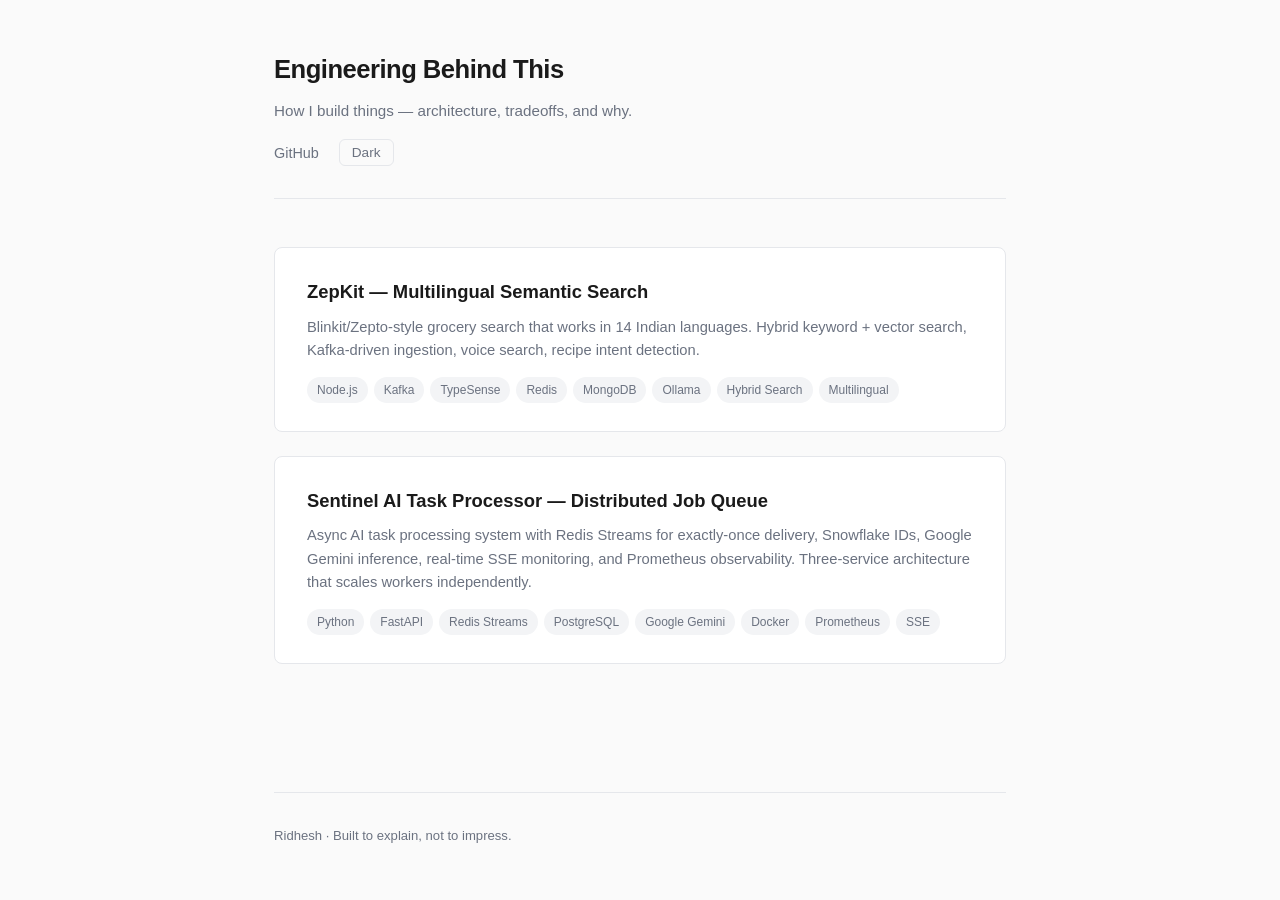
<file: index.html>
<!DOCTYPE html>
<html lang="en">
<head>
  <meta charset="UTF-8">
  <meta name="viewport" content="width=device-width, initial-scale=1.0">
  <title>Engineering Behind This</title>
  <link rel="stylesheet" href="style.css">
  <script>
    (function(){
      var s = localStorage.getItem('theme') || (matchMedia('(prefers-color-scheme: dark)').matches ? 'dark' : 'light');
      document.documentElement.setAttribute('data-theme', s);
    })();
  </script>
</head>
<body>
  <div class="container">
    <header>
      <h1>Engineering Behind This</h1>
      <p>How I build things &mdash; architecture, tradeoffs, and why.</p>
      <nav>
        <a href="https://github.com/Ridhesh05" target="_blank">GitHub</a>
        <button class="theme-toggle" aria-label="Toggle theme"></button>
      </nav>
    </header>

    <main class="project-list">
      <a href="projects/zepkit.html" class="project-card">
        <h2>ZepKit &mdash; Multilingual Semantic Search</h2>
        <p>Blinkit/Zepto-style grocery search that works in 14 Indian languages. Hybrid keyword + vector search, Kafka-driven ingestion, voice search, recipe intent detection.</p>
        <div class="tags">
          <span class="tag">Node.js</span>
          <span class="tag">Kafka</span>
          <span class="tag">TypeSense</span>
          <span class="tag">Redis</span>
          <span class="tag">MongoDB</span>
          <span class="tag">Ollama</span>
          <span class="tag">Hybrid Search</span>
          <span class="tag">Multilingual</span>
        </div>
      </a>

      <a href="projects/sentinel.html" class="project-card">
        <h2>Sentinel AI Task Processor &mdash; Distributed Job Queue</h2>
        <p>Async AI task processing system with Redis Streams for exactly-once delivery, Snowflake IDs, Google Gemini inference, real-time SSE monitoring, and Prometheus observability. Three-service architecture that scales workers independently.</p>
        <div class="tags">
          <span class="tag">Python</span>
          <span class="tag">FastAPI</span>
          <span class="tag">Redis Streams</span>
          <span class="tag">PostgreSQL</span>
          <span class="tag">Google Gemini</span>
          <span class="tag">Docker</span>
          <span class="tag">Prometheus</span>
          <span class="tag">SSE</span>
        </div>
      </a>

      <!-- Add more project cards here -->
    </main>

    <footer>
      <p>Ridhesh &middot; Built to explain, not to impress.</p>
    </footer>
  </div>
  <script>
    var btn = document.querySelector('.theme-toggle');
    function setLabel() {
      btn.textContent = document.documentElement.getAttribute('data-theme') === 'dark' ? 'Light' : 'Dark';
    }
    setLabel();
    btn.addEventListener('click', function() {
      var next = document.documentElement.getAttribute('data-theme') === 'dark' ? 'light' : 'dark';
      document.documentElement.setAttribute('data-theme', next);
      localStorage.setItem('theme', next);
      setLabel();
    });
  </script>
</body>
</html>
</file>
<file: style.css>
*, *::before, *::after { box-sizing: border-box; margin: 0; padding: 0; }

/* ─── Light (default) ─── */
:root {
  --bg: #fafafa;
  --surface: #ffffff;
  --text: #1a1a1a;
  --muted: #6b7280;
  --accent: #2563eb;
  --border: #e5e7eb;
  --tag-bg: #f3f4f6;
  --code-bg: #f8f9fa;
  --radius: 8px;
}

/* ─── Dark ─── */
[data-theme="dark"] {
  --bg: #0f0f0f;
  --surface: #1a1a1a;
  --text: #e5e5e5;
  --muted: #9ca3af;
  --accent: #60a5fa;
  --border: #2a2a2a;
  --tag-bg: #252525;
  --code-bg: #1e1e1e;
}

body {
  font-family: -apple-system, BlinkMacSystemFont, 'Segoe UI', Inter, sans-serif;
  background: var(--bg);
  color: var(--text);
  line-height: 1.7;
  -webkit-font-smoothing: antialiased;
  transition: background 0.2s, color 0.2s;
}

.container { max-width: 780px; margin: 0 auto; padding: 0 24px; }

/* Theme toggle */
.theme-toggle {
  background: none;
  border: 1px solid var(--border);
  border-radius: 6px;
  color: var(--muted);
  cursor: pointer;
  font-size: 0.85rem;
  padding: 5px 12px;
  transition: border-color 0.15s, color 0.15s;
}
.theme-toggle:hover { border-color: var(--text); color: var(--text); }

/* Header */
header {
  padding: 48px 0 32px;
  border-bottom: 1px solid var(--border);
  margin-bottom: 48px;
}
header h1 { font-size: 1.6rem; font-weight: 700; letter-spacing: -0.02em; }
header p { color: var(--muted); margin-top: 6px; font-size: 0.95rem; }
header nav { margin-top: 16px; display: flex; gap: 20px; align-items: center; }
header nav a {
  color: var(--muted);
  text-decoration: none;
  font-size: 0.9rem;
  transition: color 0.15s;
}
header nav a:hover { color: var(--text); }

/* Project cards on index */
.project-list { display: flex; flex-direction: column; gap: 24px; padding-bottom: 80px; }

.project-card {
  background: var(--surface);
  border: 1px solid var(--border);
  border-radius: var(--radius);
  padding: 28px 32px;
  text-decoration: none;
  color: inherit;
  transition: border-color 0.15s, box-shadow 0.15s;
}
.project-card:hover {
  border-color: var(--accent);
  box-shadow: 0 2px 12px rgba(37, 99, 235, 0.08);
}
.project-card h2 { font-size: 1.15rem; font-weight: 600; margin-bottom: 8px; }
.project-card p { color: var(--muted); font-size: 0.92rem; line-height: 1.6; }

.tags { display: flex; flex-wrap: wrap; gap: 6px; margin-top: 14px; }
.tag {
  background: var(--tag-bg);
  color: var(--muted);
  font-size: 0.75rem;
  padding: 3px 10px;
  border-radius: 100px;
  font-weight: 500;
}

/* Project page */
.back {
  display: inline-block;
  color: var(--muted);
  text-decoration: none;
  font-size: 0.88rem;
  margin-bottom: 24px;
}
.back:hover { color: var(--text); }

.project-header { margin-bottom: 40px; }
.project-header h1 { font-size: 1.5rem; font-weight: 700; letter-spacing: -0.02em; }
.project-header .subtitle { color: var(--muted); margin-top: 8px; font-size: 0.95rem; }
.project-header .links { margin-top: 14px; display: flex; gap: 16px; }
.project-header .links a {
  font-size: 0.85rem;
  color: var(--accent);
  text-decoration: none;
  font-weight: 500;
}
.project-header .links a:hover { text-decoration: underline; }

section { margin-bottom: 48px; }
section h2 {
  font-size: 1.1rem;
  font-weight: 600;
  margin-bottom: 16px;
  padding-bottom: 8px;
  border-bottom: 1px solid var(--border);
}
section h3 { font-size: 0.95rem; font-weight: 600; margin: 20px 0 8px; }
section p, section li { font-size: 0.92rem; color: var(--text); }
section ul { padding-left: 20px; }
section li { margin-bottom: 6px; }
section li strong { color: var(--text); }

/* Architecture diagram */
.diagram-container {
  background: var(--surface);
  border: 1px solid var(--border);
  border-radius: var(--radius);
  padding: 24px;
  margin: 16px 0;
  overflow-x: auto;
}

/* Decision table */
.decision-table {
  width: 100%;
  border-collapse: collapse;
  font-size: 0.88rem;
  margin: 16px 0;
}
.decision-table th, .decision-table td {
  text-align: left;
  padding: 10px 14px;
  border-bottom: 1px solid var(--border);
}
.decision-table th {
  font-weight: 600;
  font-size: 0.82rem;
  text-transform: uppercase;
  letter-spacing: 0.04em;
  color: var(--muted);
}
.decision-table td:first-child { font-weight: 500; }

/* Data flow boxes */
.flow-step {
  background: var(--surface);
  border: 1px solid var(--border);
  border-radius: var(--radius);
  padding: 20px 24px;
  margin: 12px 0;
}
.flow-step .step-label {
  font-size: 0.75rem;
  font-weight: 600;
  text-transform: uppercase;
  letter-spacing: 0.05em;
  color: var(--accent);
  margin-bottom: 6px;
}

code {
  font-family: 'SF Mono', 'Fira Code', monospace;
  background: var(--code-bg);
  padding: 2px 6px;
  border-radius: 4px;
  font-size: 0.85em;
}

/* Footer */
footer {
  border-top: 1px solid var(--border);
  padding: 32px 0;
  margin-top: 48px;
  color: var(--muted);
  font-size: 0.82rem;
}
footer a { color: var(--muted); }

@media (max-width: 600px) {
  .container { padding: 0 16px; }
  header { padding: 32px 0 24px; }
  .project-card { padding: 20px; }
}
</file>
